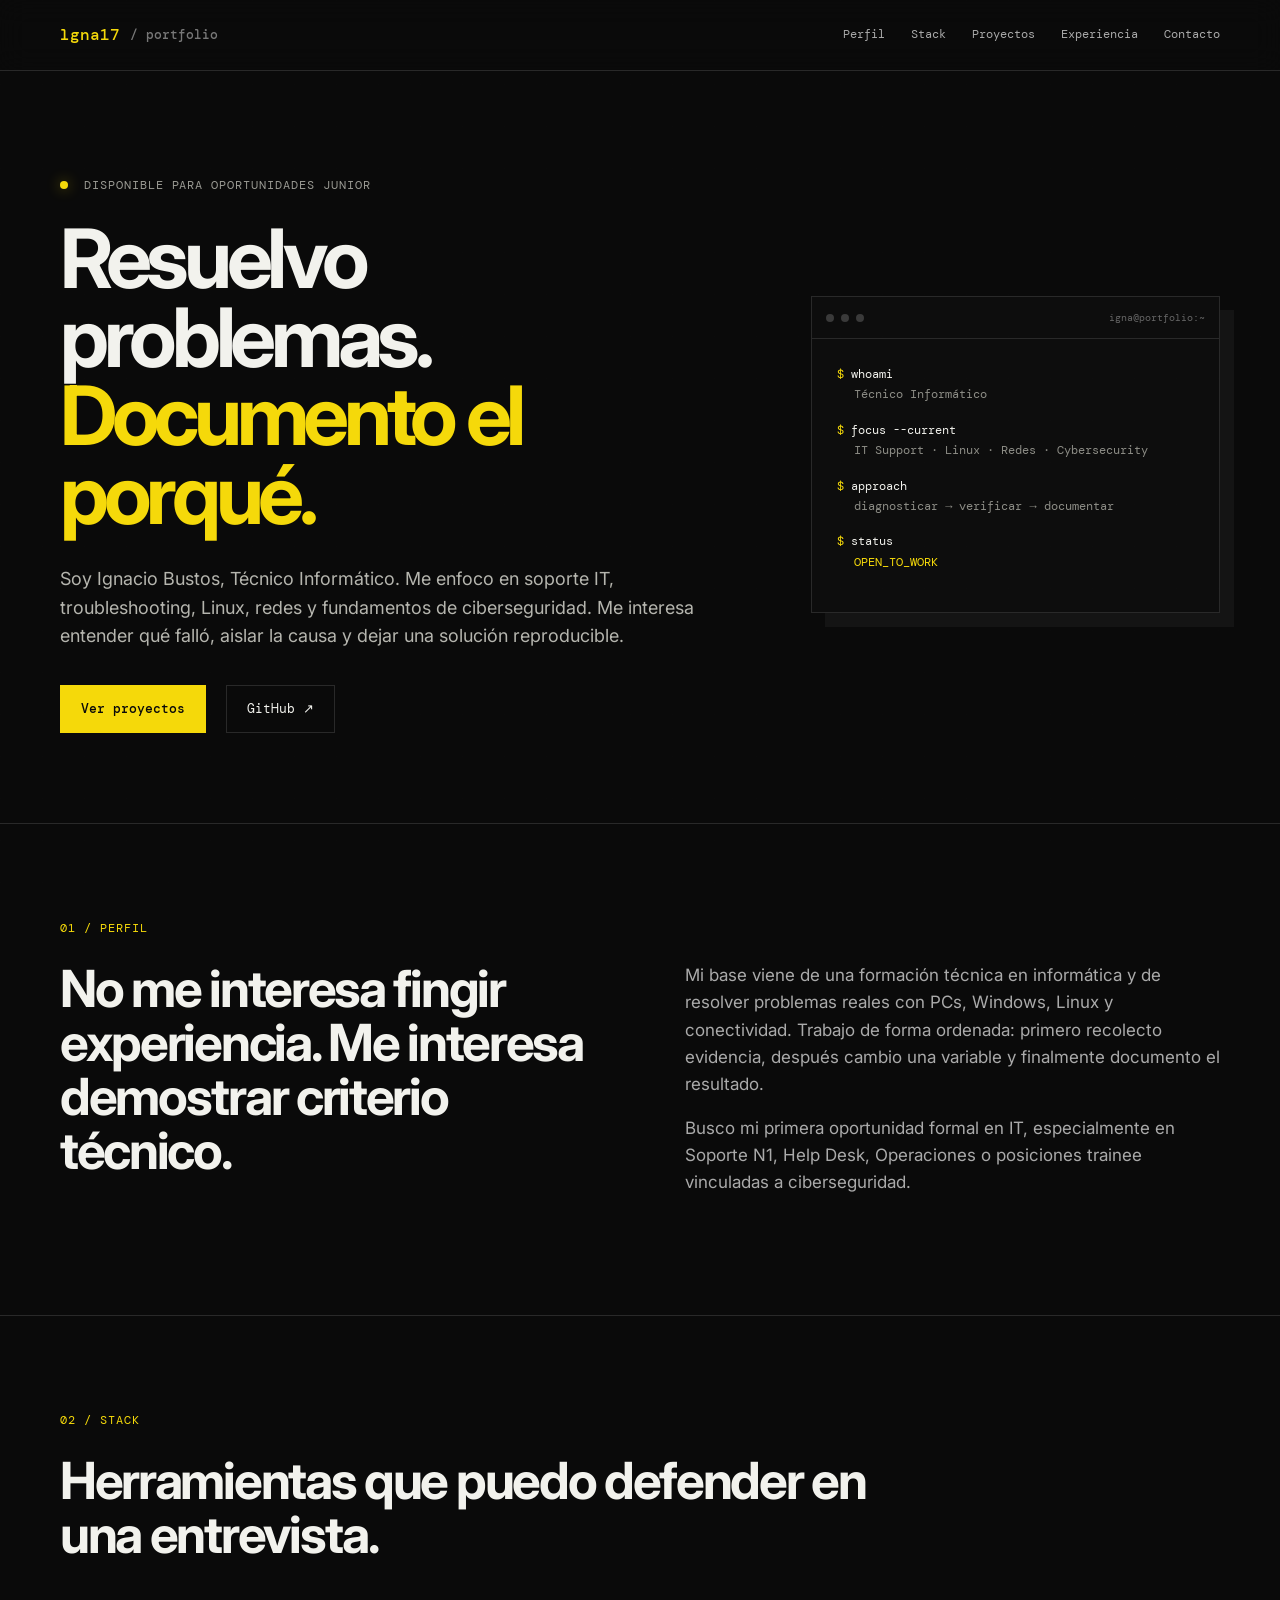
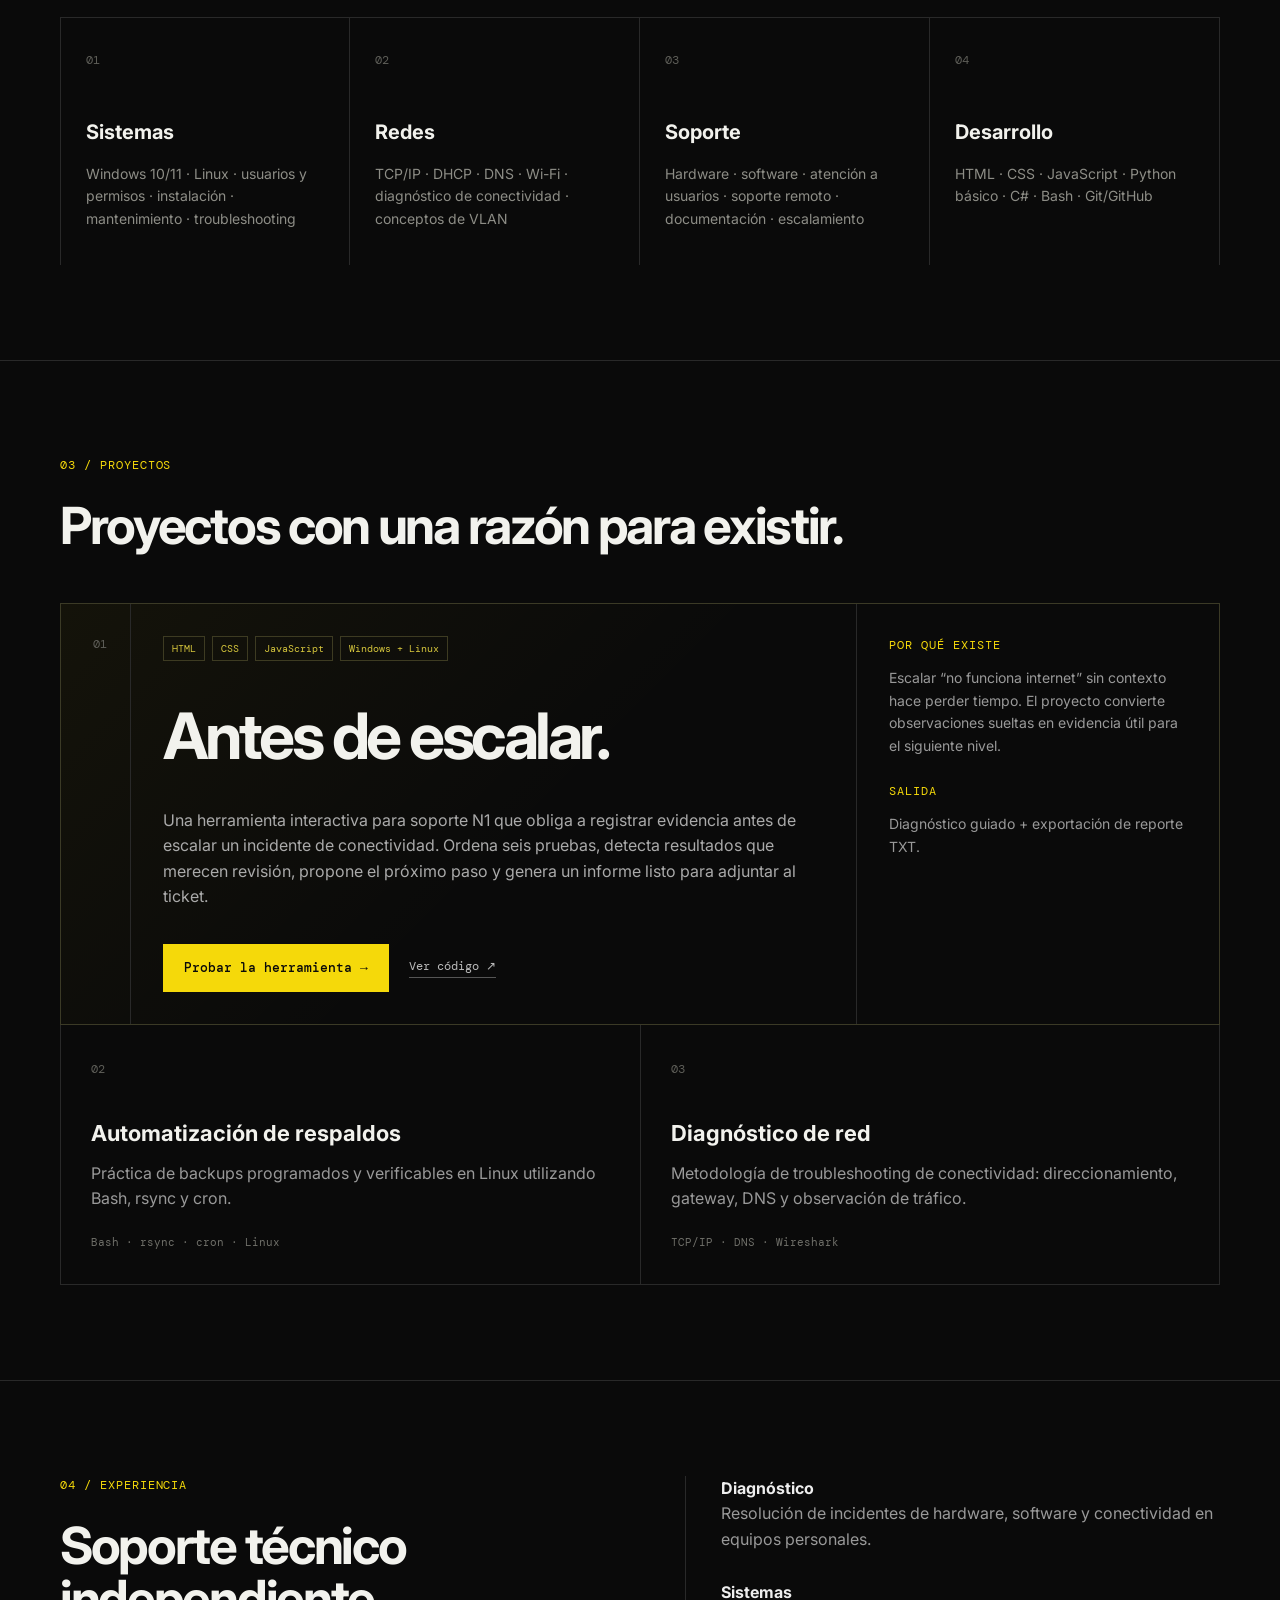
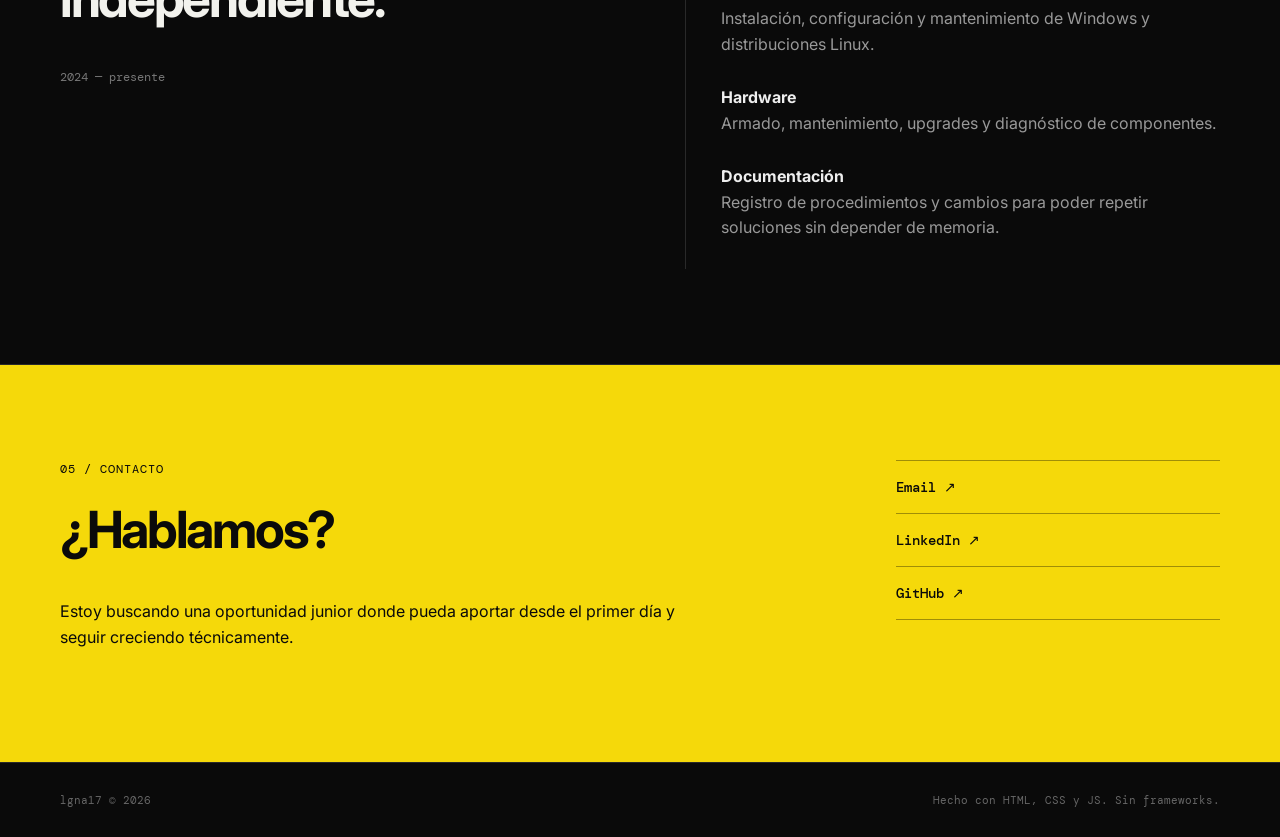
<file: index.html>
<!DOCTYPE html>
<html lang="es">
<head>
  <meta charset="UTF-8">
  <meta name="viewport" content="width=device-width, initial-scale=1.0">
  <meta name="description" content="Portfolio de lgna17 — Ignacio Bustos, Técnico Informático orientado a Soporte IT, Linux, redes y ciberseguridad.">
  <meta name="theme-color" content="#0b0b0b">
  <title>lgna17 — Soporte IT · Linux · Redes</title>
  <link rel="stylesheet" href="style.css">
</head>
<body>
  <header class="site-header">
    <div class="container header-inner">
      <a class="brand" href="#home" aria-label="Inicio"><span>lgna17</span><small>/ portfolio</small></a>
      <nav class="top-nav" aria-label="Navegación principal">
        <a href="#about">Perfil</a><a href="#skills">Stack</a><a href="#projects">Proyectos</a><a href="#experience">Experiencia</a><a href="#contact">Contacto</a>
      </nav>
    </div>
  </header>

  <main>
    <section class="hero" id="home">
      <div class="container hero-grid">
        <div class="hero-copy">
          <p class="kicker"><span class="status-dot"></span> Disponible para oportunidades junior</p>
          <h1>Resuelvo problemas.<br><span>Documento el porqué.</span></h1>
          <p class="hero-text">Soy Ignacio Bustos, Técnico Informático. Me enfoco en soporte IT, troubleshooting, Linux, redes y fundamentos de ciberseguridad. Me interesa entender qué falló, aislar la causa y dejar una solución reproducible.</p>
          <div class="hero-actions">
            <a class="button button-yellow" href="#projects">Ver proyectos</a>
            <a class="button button-ghost" href="https://github.com/lgna17" target="_blank" rel="noopener">GitHub ↗</a>
          </div>
        </div>
        <aside class="terminal-card" aria-label="Resumen técnico">
          <div class="terminal-top"><span></span><span></span><span></span><b>igna@portfolio:~</b></div>
          <div class="terminal-body">
            <p><em>$</em> whoami</p><p class="output">Técnico Informático</p>
            <p><em>$</em> focus --current</p><p class="output">IT Support · Linux · Redes · Cybersecurity</p>
            <p><em>$</em> approach</p><p class="output">diagnosticar → verificar → documentar</p>
            <p><em>$</em> status</p><p class="output yellow">OPEN_TO_WORK</p>
          </div>
        </aside>
      </div>
    </section>

    <section class="section" id="about">
      <div class="container two-col">
        <div><p class="section-index">01 / PERFIL</p><h2>No me interesa fingir experiencia. Me interesa demostrar criterio técnico.</h2></div>
        <div class="body-copy"><p>Mi base viene de una formación técnica en informática y de resolver problemas reales con PCs, Windows, Linux y conectividad. Trabajo de forma ordenada: primero recolecto evidencia, después cambio una variable y finalmente documento el resultado.</p><p>Busco mi primera oportunidad formal en IT, especialmente en Soporte N1, Help Desk, Operaciones o posiciones trainee vinculadas a ciberseguridad.</p></div>
      </div>
    </section>

    <section class="section" id="skills">
      <div class="container">
        <p class="section-index">02 / STACK</p><h2>Herramientas que puedo defender en una entrevista.</h2>
        <div class="skills-grid">
          <article><span>01</span><h3>Sistemas</h3><p>Windows 10/11 · Linux · usuarios y permisos · instalación · mantenimiento · troubleshooting</p></article>
          <article><span>02</span><h3>Redes</h3><p>TCP/IP · DHCP · DNS · Wi-Fi · diagnóstico de conectividad · conceptos de VLAN</p></article>
          <article><span>03</span><h3>Soporte</h3><p>Hardware · software · atención a usuarios · soporte remoto · documentación · escalamiento</p></article>
          <article><span>04</span><h3>Desarrollo</h3><p>HTML · CSS · JavaScript · Python básico · C# · Bash · Git/GitHub</p></article>
        </div>
      </div>
    </section>

    <section class="section projects" id="projects">
      <div class="container">
        <p class="section-index">03 / PROYECTOS</p><h2>Proyectos con una razón para existir.</h2>
        <article class="featured-project">
          <div class="project-number">01</div>
          <div class="project-main"><div class="project-tags"><span>HTML</span><span>CSS</span><span>JavaScript</span><span>Windows + Linux</span></div><h3>Antes de escalar.</h3><p>Una herramienta interactiva para soporte N1 que obliga a registrar evidencia antes de escalar un incidente de conectividad. Ordena seis pruebas, detecta resultados que merecen revisión, propone el próximo paso y genera un informe listo para adjuntar al ticket.</p><div class="project-actions"><a class="button button-yellow" href="antes_de_escalar.html">Probar la herramienta →</a><a class="text-link" href="https://github.com/lgna17/Portfolio" target="_blank" rel="noopener">Ver código ↗</a></div></div>
          <div class="project-side"><p class="mini-label">POR QUÉ EXISTE</p><p>Escalar “no funciona internet” sin contexto hace perder tiempo. El proyecto convierte observaciones sueltas en evidencia útil para el siguiente nivel.</p><p class="mini-label">SALIDA</p><p>Diagnóstico guiado + exportación de reporte TXT.</p></div>
        </article>
        <div class="secondary-projects">
          <article><span class="project-number">02</span><h3>Automatización de respaldos</h3><p>Práctica de backups programados y verificables en Linux utilizando Bash, rsync y cron.</p><small>Bash · rsync · cron · Linux</small></article>
          <article><span class="project-number">03</span><h3>Diagnóstico de red</h3><p>Metodología de troubleshooting de conectividad: direccionamiento, gateway, DNS y observación de tráfico.</p><small>TCP/IP · DNS · Wireshark</small></article>
        </div>
      </div>
    </section>

    <section class="section" id="experience">
      <div class="container two-col">
        <div><p class="section-index">04 / EXPERIENCIA</p><h2>Soporte técnico independiente.</h2><p class="experience-date">2024 — presente</p></div>
        <div class="timeline"><p><b>Diagnóstico</b><br>Resolución de incidentes de hardware, software y conectividad en equipos personales.</p><p><b>Sistemas</b><br>Instalación, configuración y mantenimiento de Windows y distribuciones Linux.</p><p><b>Hardware</b><br>Armado, mantenimiento, upgrades y diagnóstico de componentes.</p><p><b>Documentación</b><br>Registro de procedimientos y cambios para poder repetir soluciones sin depender de memoria.</p></div>
      </div>
    </section>

    <section class="section contact" id="contact">
      <div class="container contact-inner"><div><p class="section-index">05 / CONTACTO</p><h2>¿Hablamos?</h2><p>Estoy buscando una oportunidad junior donde pueda aportar desde el primer día y seguir creciendo técnicamente.</p></div><div class="contact-links"><a href="mailto:nachobustos100@gmail.com">Email ↗</a><a href="https://www.linkedin.com/in/ignacio-bustos-80697b356/" target="_blank" rel="noopener">LinkedIn ↗</a><a href="https://github.com/lgna17" target="_blank" rel="noopener">GitHub ↗</a></div></div>
    </section>
  </main>

  <footer><div class="container footer-inner"><span>lgna17 © 2026</span><span>Hecho con HTML, CSS y JS. Sin frameworks.</span></div></footer>
</body>
</html>
</file>
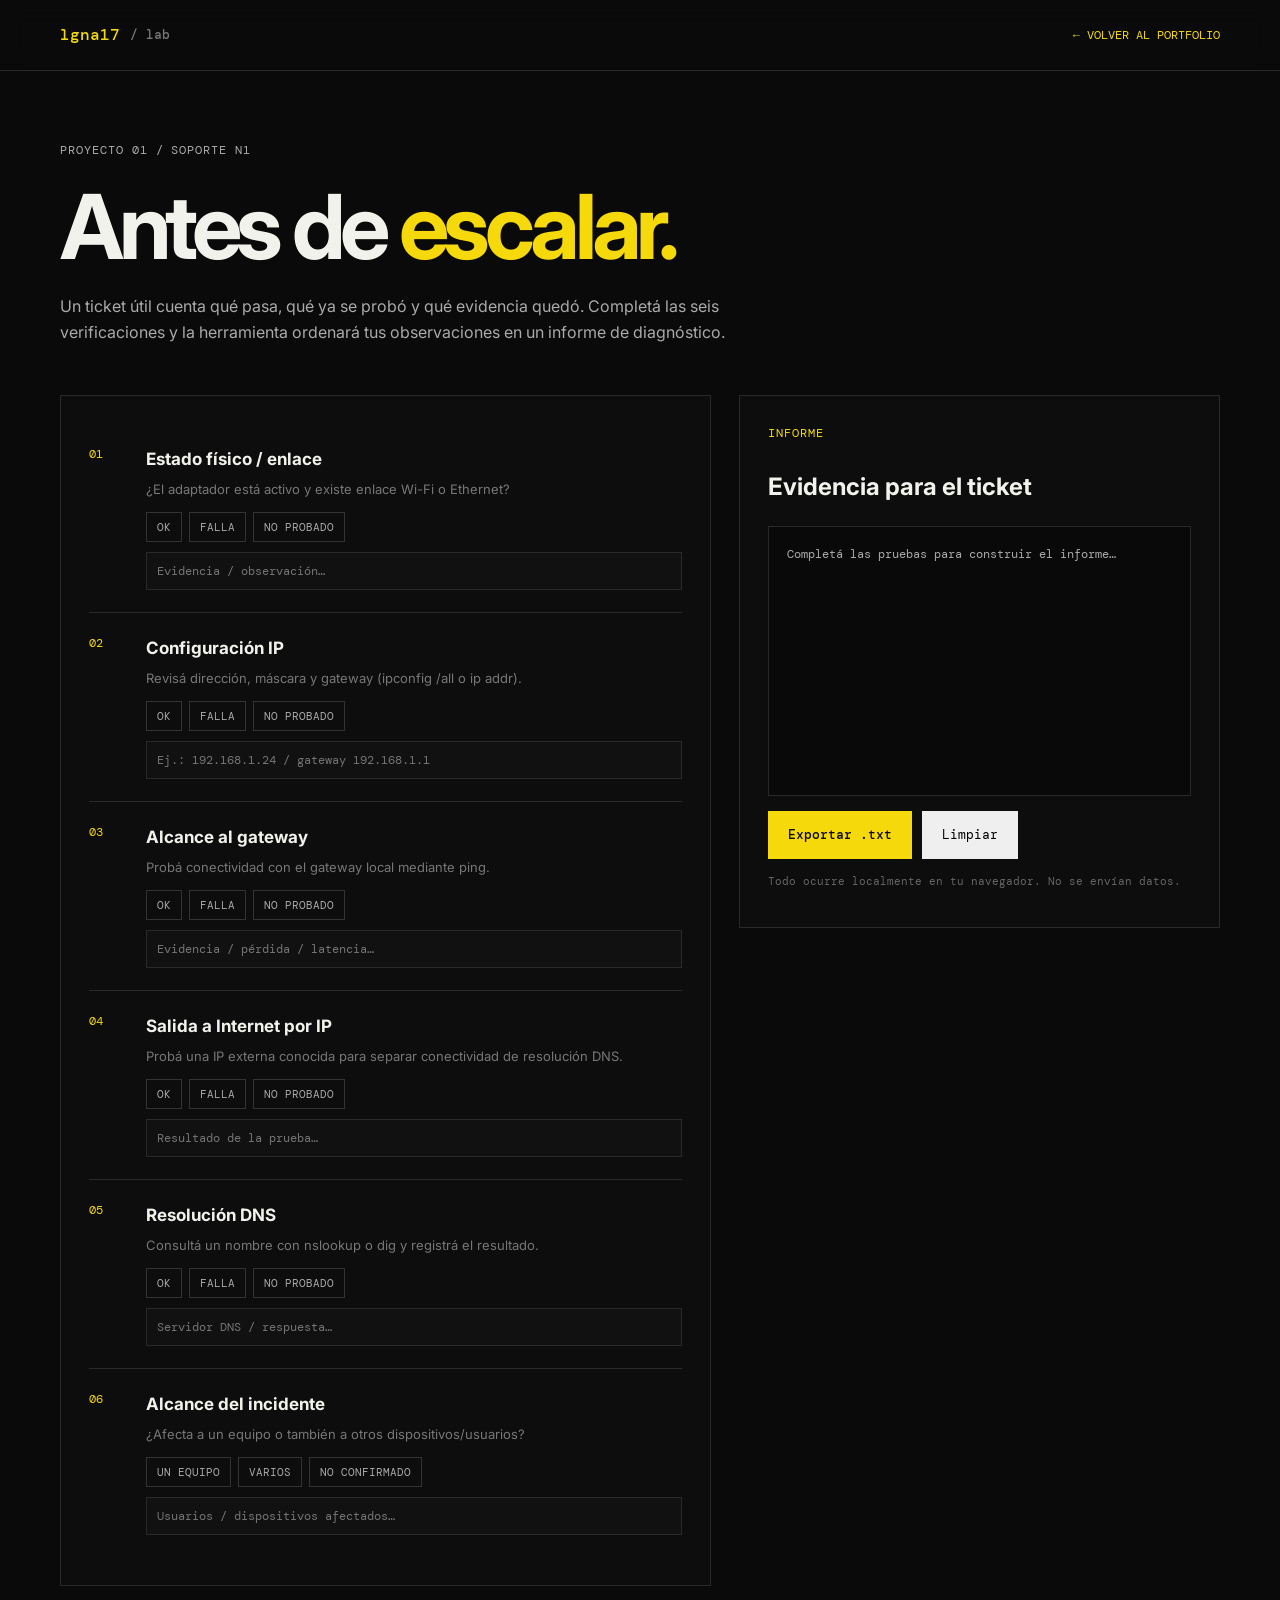
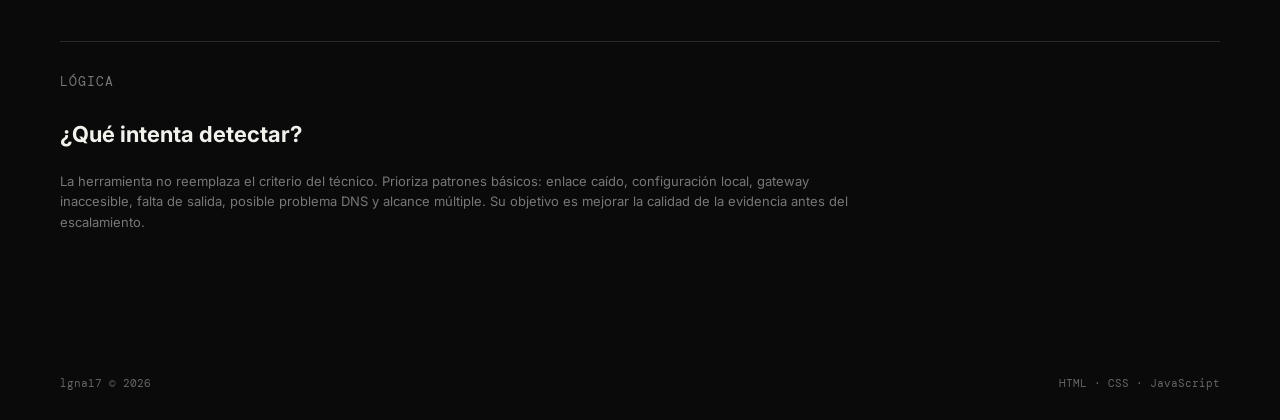
<file: antes_de_escalar.html>
<!DOCTYPE html>
<html lang="es"><head><meta charset="UTF-8"><meta name="viewport" content="width=device-width,initial-scale=1"><meta name="description" content="Antes de escalar — checklist interactivo de diagnóstico N1 para incidentes de conectividad."><title>Antes de escalar. — lgna17</title><link rel="stylesheet" href="style.css"><style>
.tool-wrap{padding:70px 0 100px}.tool-head{max-width:850px;margin-bottom:50px}.tool-head h1{font-size:clamp(3rem,7vw,6.5rem);line-height:.95;letter-spacing:-.06em;margin:15px 0 25px}.tool-head h1 span{color:var(--yellow)}.tool-head>p{color:#aaa;max-width:720px}.back{font:12px var(--mono);color:var(--yellow)}.diagnostic{display:grid;grid-template-columns:1.15fr .85fr;gap:28px}.checks,.report{border:1px solid var(--line);background:#0d0d0d}.checks{padding:28px}.check{display:grid;grid-template-columns:42px 1fr;gap:15px;padding:22px 0;border-bottom:1px solid var(--line)}.check:last-child{border-bottom:0}.check-num{font:12px var(--mono);color:var(--yellow)}.check h2{font-size:17px;letter-spacing:0;margin:0 0 5px}.check p{font-size:13px;color:#777;margin:0 0 13px}.choices{display:flex;flex-wrap:wrap;gap:7px}.choices label{cursor:pointer}.choices input{position:absolute;opacity:0}.choices span{display:block;border:1px solid #333;padding:7px 10px;font:11px var(--mono);color:#aaa}.choices input:checked+span{background:var(--yellow);border-color:var(--yellow);color:#090909}.note{width:100%;margin-top:10px;background:#111;border:1px solid #292929;color:#ddd;padding:10px;font:12px var(--mono);outline:0}.note:focus{border-color:#68631e}.report{padding:28px;position:sticky;top:95px;height:max-content}.report h2{font-size:24px}.report-box{min-height:270px;background:#090909;border:1px solid var(--line);padding:18px;font:12px/1.65 var(--mono);white-space:pre-wrap;color:#aaa}.report-actions{display:flex;gap:10px;margin-top:15px}.report-actions button{cursor:pointer;border:0}.hint{font:11px var(--mono);color:#666;margin-top:15px}.refs{margin-top:55px;border-top:1px solid var(--line);padding-top:30px}.refs h2{font-size:22px}.refs p{font-size:13px;color:#777;max-width:800px}@media(max-width:850px){.diagnostic{grid-template-columns:1fr}.report{position:static}}@media(max-width:500px){.check{grid-template-columns:1fr}.report-actions{flex-direction:column}}
</style></head><body>
<header class="site-header"><div class="container header-inner"><a class="brand" href="index.html"><span>lgna17</span><small>/ lab</small></a><a class="back" href="index.html#projects">← VOLVER AL PORTFOLIO</a></div></header>
<main class="tool-wrap"><div class="container"><section class="tool-head"><p class="section-index">PROYECTO 01 / SOPORTE N1</p><h1>Antes de <span>escalar.</span></h1><p>Un ticket útil cuenta qué pasa, qué ya se probó y qué evidencia quedó. Completá las seis verificaciones y la herramienta ordenará tus observaciones en un informe de diagnóstico.</p></section>
<div class="diagnostic"><form class="checks" id="checks">
<div class="check" data-title="Estado físico / enlace"><span class="check-num">01</span><div><h2>Estado físico / enlace</h2><p>¿El adaptador está activo y existe enlace Wi-Fi o Ethernet?</p><div class="choices"><label><input type="radio" name="link" value="OK"><span>OK</span></label><label><input type="radio" name="link" value="FALLA"><span>FALLA</span></label><label><input type="radio" name="link" value="NO PROBADO"><span>NO PROBADO</span></label></div><input class="note" placeholder="Evidencia / observación…"></div></div>
<div class="check" data-title="Configuración IP"><span class="check-num">02</span><div><h2>Configuración IP</h2><p>Revisá dirección, máscara y gateway (ipconfig /all o ip addr).</p><div class="choices"><label><input type="radio" name="ip" value="OK"><span>OK</span></label><label><input type="radio" name="ip" value="FALLA"><span>FALLA</span></label><label><input type="radio" name="ip" value="NO PROBADO"><span>NO PROBADO</span></label></div><input class="note" placeholder="Ej.: 192.168.1.24 / gateway 192.168.1.1"></div></div>
<div class="check" data-title="Gateway"><span class="check-num">03</span><div><h2>Alcance al gateway</h2><p>Probá conectividad con el gateway local mediante ping.</p><div class="choices"><label><input type="radio" name="gw" value="OK"><span>OK</span></label><label><input type="radio" name="gw" value="FALLA"><span>FALLA</span></label><label><input type="radio" name="gw" value="NO PROBADO"><span>NO PROBADO</span></label></div><input class="note" placeholder="Evidencia / pérdida / latencia…"></div></div>
<div class="check" data-title="Salida a Internet"><span class="check-num">04</span><div><h2>Salida a Internet por IP</h2><p>Probá una IP externa conocida para separar conectividad de resolución DNS.</p><div class="choices"><label><input type="radio" name="internet" value="OK"><span>OK</span></label><label><input type="radio" name="internet" value="FALLA"><span>FALLA</span></label><label><input type="radio" name="internet" value="NO PROBADO"><span>NO PROBADO</span></label></div><input class="note" placeholder="Resultado de la prueba…"></div></div>
<div class="check" data-title="Resolución DNS"><span class="check-num">05</span><div><h2>Resolución DNS</h2><p>Consultá un nombre con nslookup o dig y registrá el resultado.</p><div class="choices"><label><input type="radio" name="dns" value="OK"><span>OK</span></label><label><input type="radio" name="dns" value="FALLA"><span>FALLA</span></label><label><input type="radio" name="dns" value="NO PROBADO"><span>NO PROBADO</span></label></div><input class="note" placeholder="Servidor DNS / respuesta…"></div></div>
<div class="check" data-title="Alcance del incidente"><span class="check-num">06</span><div><h2>Alcance del incidente</h2><p>¿Afecta a un equipo o también a otros dispositivos/usuarios?</p><div class="choices"><label><input type="radio" name="scope" value="UN EQUIPO"><span>UN EQUIPO</span></label><label><input type="radio" name="scope" value="VARIOS"><span>VARIOS</span></label><label><input type="radio" name="scope" value="NO CONFIRMADO"><span>NO CONFIRMADO</span></label></div><input class="note" placeholder="Usuarios / dispositivos afectados…"></div></div>
</form>
<aside class="report"><p class="section-index">INFORME</p><h2>Evidencia para el ticket</h2><div class="report-box" id="report">Completá las pruebas para construir el informe…</div><div class="report-actions"><button type="button" class="button button-yellow" id="download">Exportar .txt</button><button type="button" class="button button-ghost" id="reset">Limpiar</button></div><p class="hint">Todo ocurre localmente en tu navegador. No se envían datos.</p></aside></div>
<section class="refs"><p class="section-index">LÓGICA</p><h2>¿Qué intenta detectar?</h2><p>La herramienta no reemplaza el criterio del técnico. Prioriza patrones básicos: enlace caído, configuración local, gateway inaccesible, falta de salida, posible problema DNS y alcance múltiple. Su objetivo es mejorar la calidad de la evidencia antes del escalamiento.</p></section>
</div></main><footer><div class="container footer-inner"><span>lgna17 © 2026</span><span>HTML · CSS · JavaScript</span></div></footer>
<script>
const form=document.querySelector('#checks'),out=document.querySelector('#report');
function build(){const rows=[...document.querySelectorAll('.check')].map(el=>{const r=el.querySelector('input[type=radio]:checked');const note=el.querySelector('.note').value.trim();return {title:el.dataset.title,value:r?r.value:'PENDIENTE',note}});let next='Completar las pruebas pendientes antes de escalar.';const v=Object.fromEntries([...form.querySelectorAll('input[type=radio]:checked')].map(x=>[x.name,x.value]));if(v.link==='FALLA')next='Revisar capa física/adaptador antes de continuar con pruebas de red.';else if(v.ip==='FALLA')next='Revisar configuración IP y asignación DHCP/estática.';else if(v.gw==='FALLA')next='Aislar el problema entre el equipo y la red local/gateway.';else if(v.internet==='FALLA'&&v.gw==='OK')next='La red local responde; revisar salida/ruteo aguas arriba.';else if(v.dns==='FALLA'&&v.internet==='OK')next='Hay salida por IP; revisar configuración o servicio DNS.';else if(v.scope==='VARIOS')next='Incidente de alcance múltiple: documentar afectados y escalar con evidencia.';else if(rows.every(x=>x.value!=='PENDIENTE'))next='Pruebas registradas. Si el incidente persiste, escalar adjuntando este informe.';const flagged=rows.filter(x=>['FALLA','VARIOS','NO CONFIRMADO','NO PROBADO'].includes(x.value)).length;out.textContent='ANTES DE ESCALAR — INFORME N1\n'+new Date().toLocaleString('es-AR')+'\n\n'+rows.map((x,i)=>`${String(i+1).padStart(2,'0')}. ${x.title}\n    Estado: ${x.value}${x.note?'\n    Evidencia: '+x.note:''}`).join('\n\n')+`\n\nRESULTADOS A REVISAR: ${flagged}\nPRÓXIMO PASO: ${next}`}
form.addEventListener('input',build);document.querySelector('#reset').onclick=()=>{form.reset();out.textContent='Completá las pruebas para construir el informe…'};document.querySelector('#download').onclick=()=>{build();const b=new Blob([out.textContent],{type:'text/plain;charset=utf-8'}),a=document.createElement('a');a.href=URL.createObjectURL(b);a.download='antes-de-escalar-informe.txt';a.click();URL.revokeObjectURL(a.href)};
</script></body></html>
</file>
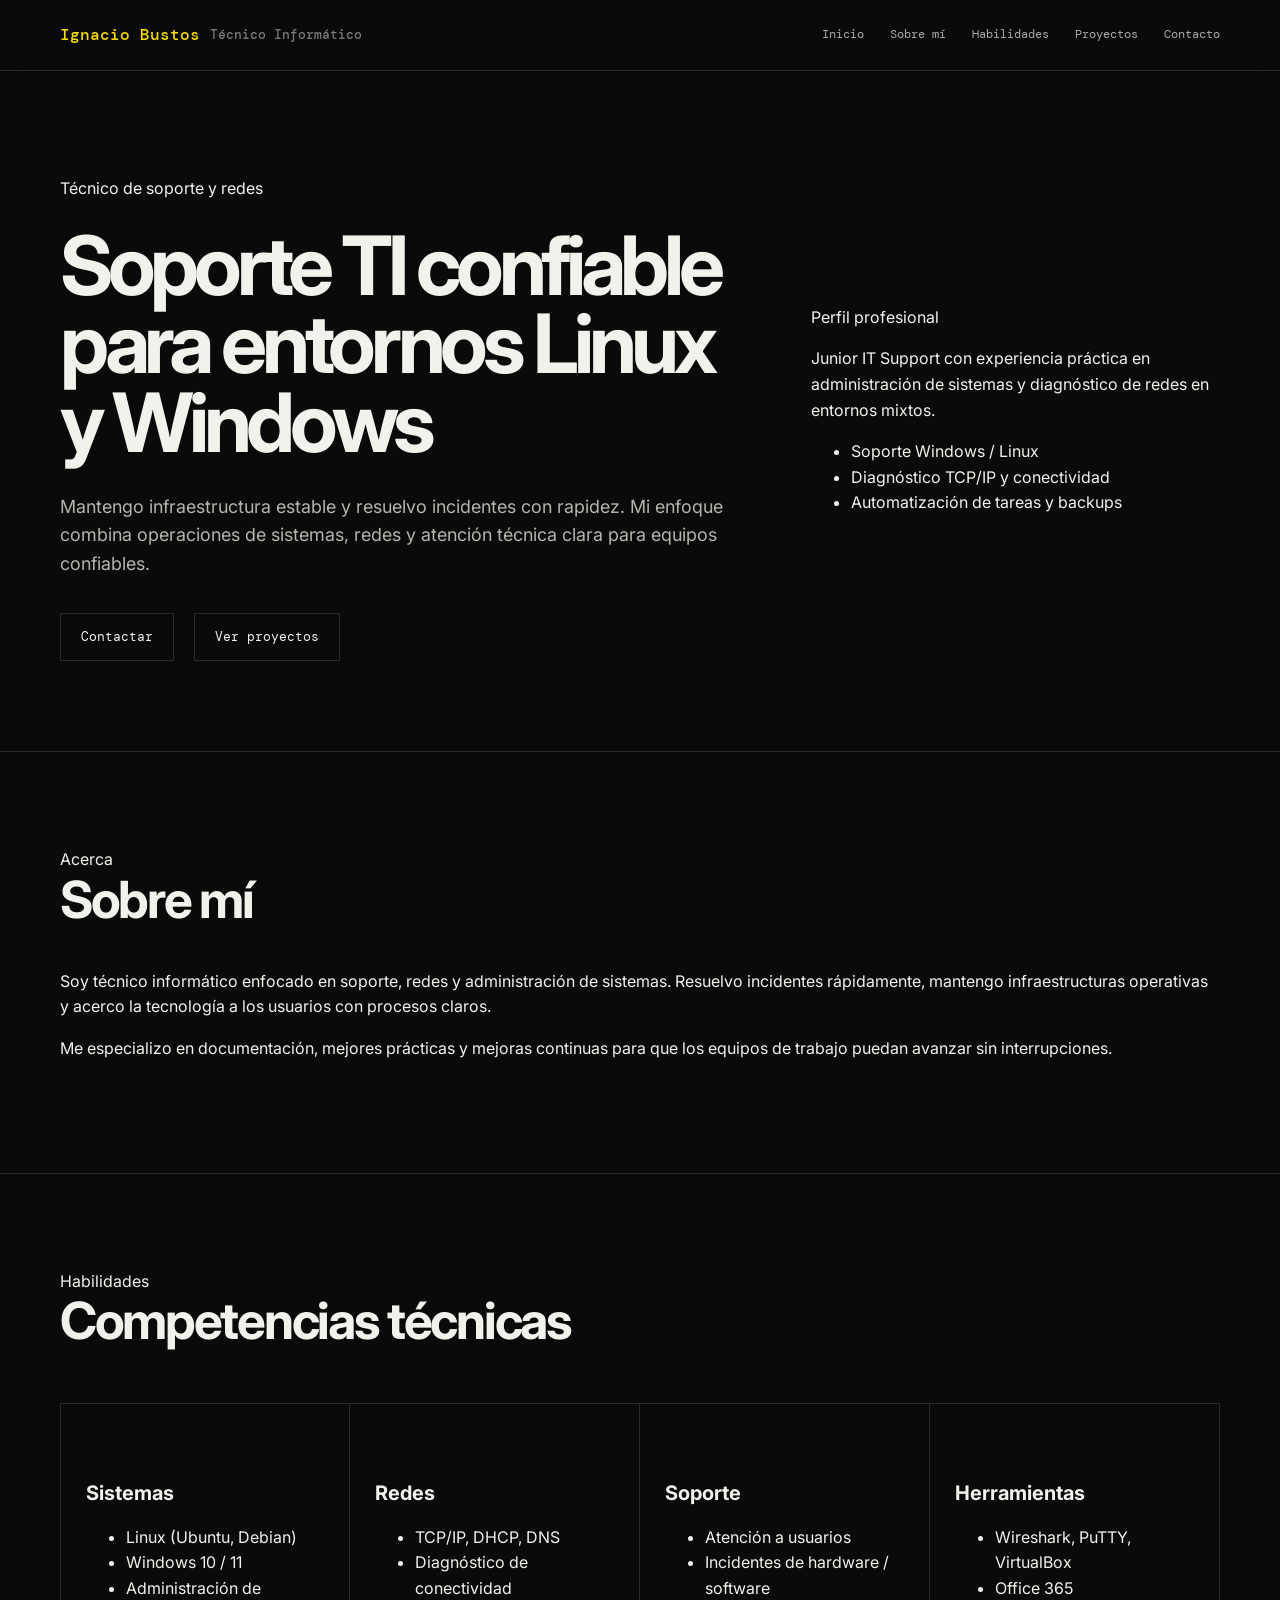
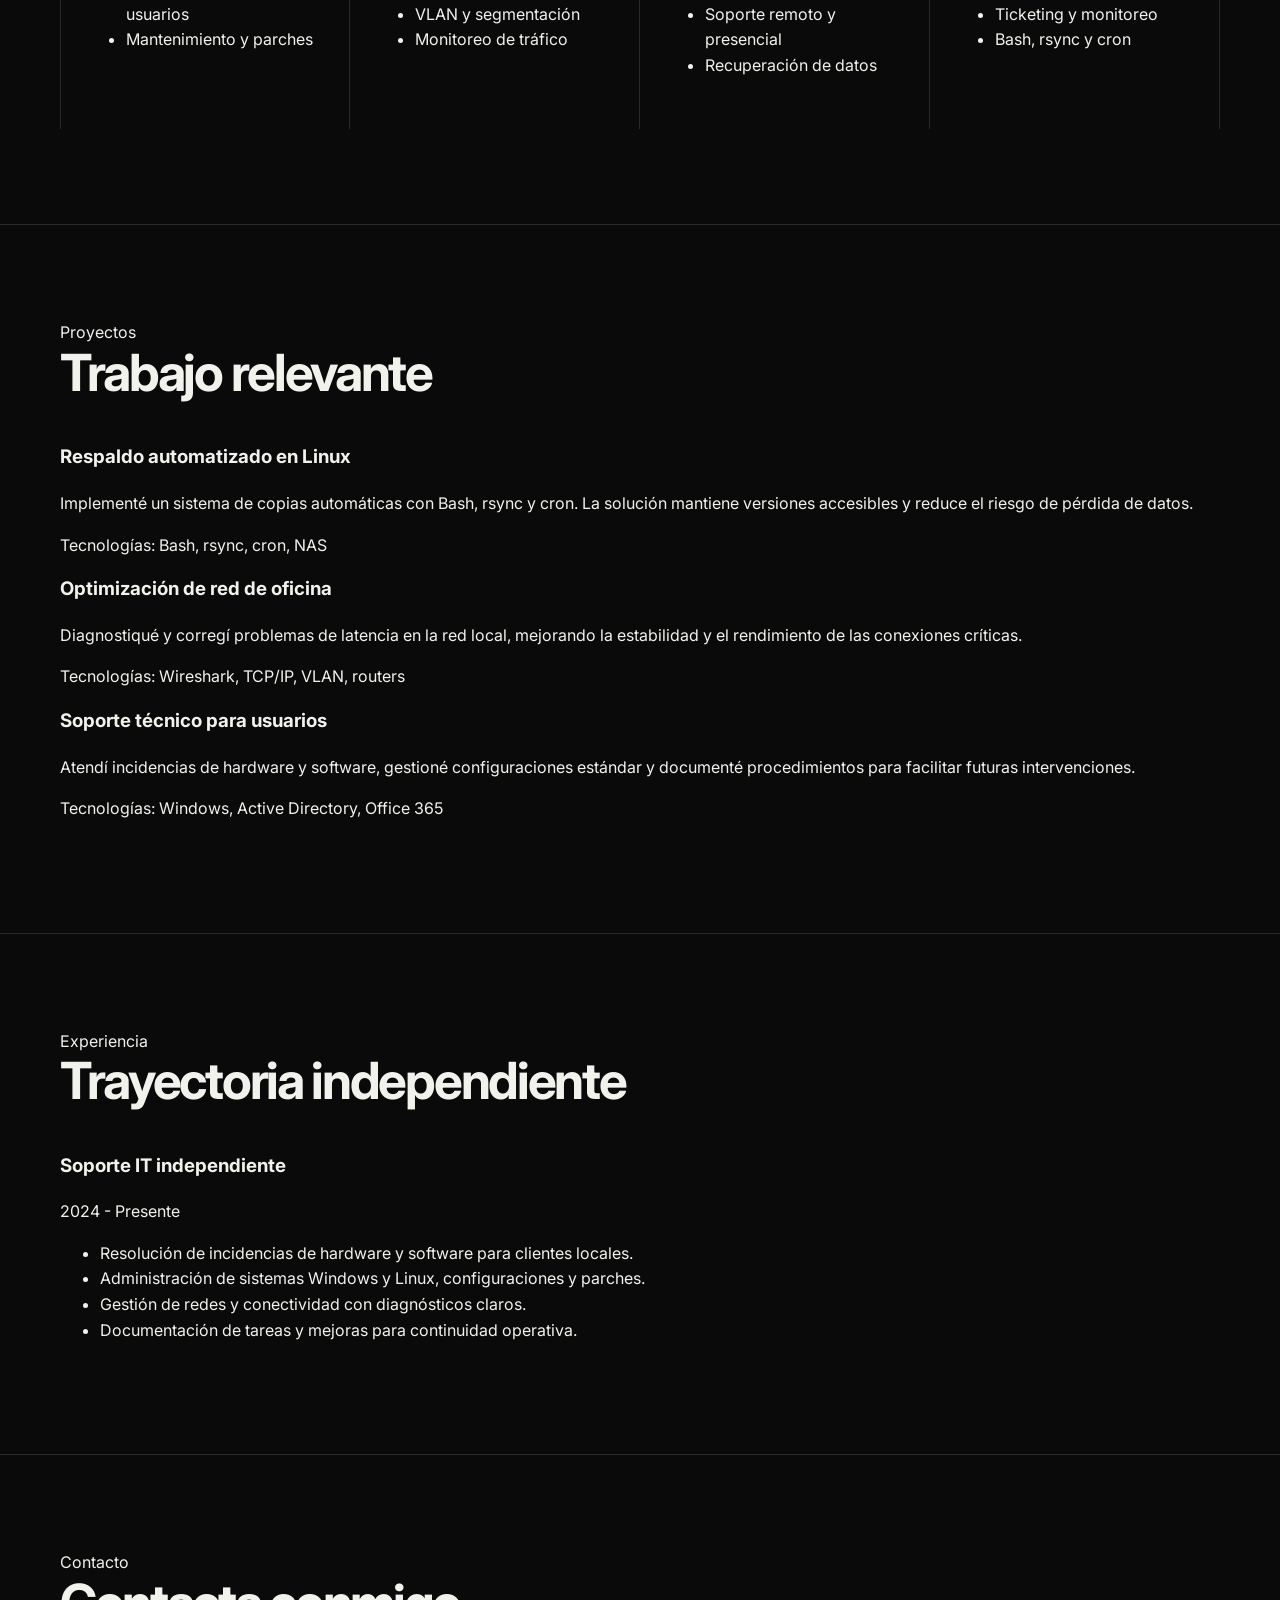
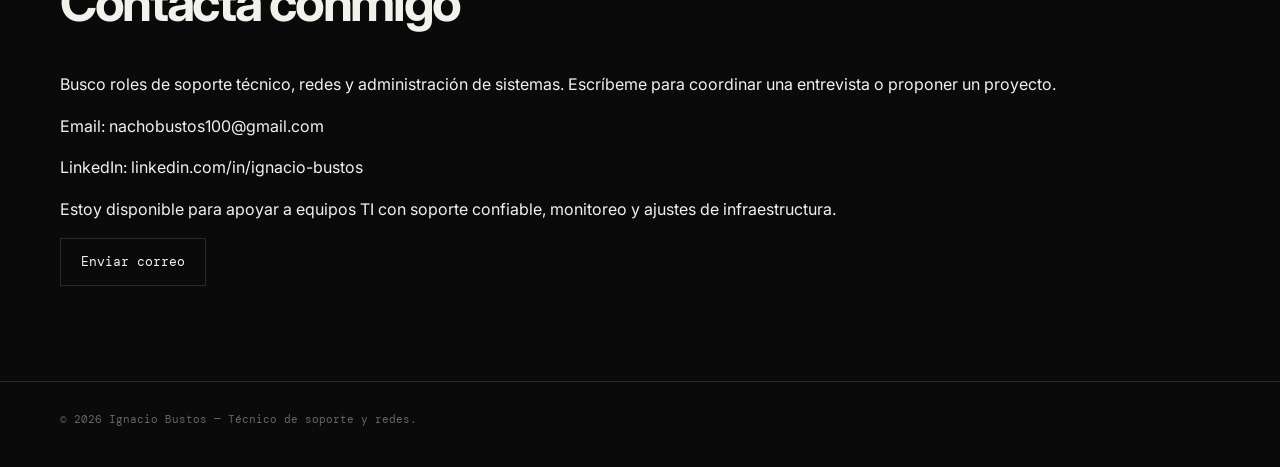
<file: index_backup.html>
<!DOCTYPE html>
<html lang="es">
<head>
  <meta charset="UTF-8">
  <meta name="viewport" content="width=device-width, initial-scale=1.0">
  <meta name="description" content="Portafolio profesional de Ignacio Bustos, técnico informático especializado en soporte, redes y administración de sistemas Linux/Windows.">
  <title>Ignacio Bustos | Técnico Informático</title>
  <link rel="stylesheet" href="style.css">
</head>
<body>
  <header class="site-header">
    <div class="container header-inner">
      <div class="brand">
        <span class="brand-label">Ignacio Bustos</span>
        <small>Técnico Informático</small>
      </div>
      <nav class="top-nav" aria-label="Navegación principal">
        <a href="#home">Inicio</a>
        <a href="#about">Sobre mí</a>
        <a href="#skills">Habilidades</a>
        <a href="#projects">Proyectos</a>
        <a href="#contact">Contacto</a>
      </nav>
    </div>
  </header>

  <main>
    <section class="hero" id="home">
      <div class="container hero-grid">
        <div class="hero-copy reveal">
          <p class="eyebrow">Técnico de soporte y redes</p>
          <h1>Soporte TI confiable para entornos Linux y Windows</h1>
          <p class="hero-text">Mantengo infraestructura estable y resuelvo incidentes con rapidez. Mi enfoque combina operaciones de sistemas, redes y atención técnica clara para equipos confiables.</p>
          <div class="hero-actions">
            <a href="#contact" class="button button-primary">Contactar</a>
            <a href="#projects" class="button button-secondary">Ver proyectos</a>
          </div>
        </div>
        <aside class="hero-card reveal">
          <div class="profile-card">
            <p class="profile-role">Perfil profesional</p>
            <p>Junior IT Support con experiencia práctica en administración de sistemas y diagnóstico de redes en entornos mixtos.</p>
            <ul class="profile-list">
              <li>Soporte Windows / Linux</li>
              <li>Diagnóstico TCP/IP y conectividad</li>
              <li>Automatización de tareas y backups</li>
            </ul>
          </div>
        </aside>
      </div>
    </section>

    <section id="about" class="section reveal">
      <div class="container">
        <div class="section-header">
          <span class="section-label">Acerca</span>
          <h2>Sobre mí</h2>
        </div>
        <p>Soy técnico informático enfocado en soporte, redes y administración de sistemas. Resuelvo incidentes rápidamente, mantengo infraestructuras operativas y acerco la tecnología a los usuarios con procesos claros.</p>
        <p>Me especializo en documentación, mejores prácticas y mejoras continuas para que los equipos de trabajo puedan avanzar sin interrupciones.</p>
      </div>
    </section>

    <section id="skills" class="section reveal">
      <div class="container">
        <div class="section-header">
          <span class="section-label">Habilidades</span>
          <h2>Competencias técnicas</h2>
        </div>
        <div class="skills-grid">
          <article class="skill-card">
            <h3>Sistemas</h3>
            <ul>
              <li>Linux (Ubuntu, Debian)</li>
              <li>Windows 10 / 11</li>
              <li>Administración de usuarios</li>
              <li>Mantenimiento y parches</li>
            </ul>
          </article>
          <article class="skill-card">
            <h3>Redes</h3>
            <ul>
              <li>TCP/IP, DHCP, DNS</li>
              <li>Diagnóstico de conectividad</li>
              <li>VLAN y segmentación</li>
              <li>Monitoreo de tráfico</li>
            </ul>
          </article>
          <article class="skill-card">
            <h3>Soporte</h3>
            <ul>
              <li>Atención a usuarios</li>
              <li>Incidentes de hardware / software</li>
              <li>Soporte remoto y presencial</li>
              <li>Recuperación de datos</li>
            </ul>
          </article>
          <article class="skill-card">
            <h3>Herramientas</h3>
            <ul>
              <li>Wireshark, PuTTY, VirtualBox</li>
              <li>Office 365</li>
              <li>Ticketing y monitoreo</li>
              <li>Bash, rsync y cron</li>
            </ul>
          </article>
        </div>
      </div>
    </section>

    <section id="projects" class="section reveal">
      <div class="container">
        <div class="section-header">
          <span class="section-label">Proyectos</span>
          <h2>Trabajo relevante</h2>
        </div>
        <div class="project-grid">
          <article class="project-card">
            <h3>Respaldo automatizado en Linux</h3>
            <p>Implementé un sistema de copias automáticas con Bash, rsync y cron. La solución mantiene versiones accesibles y reduce el riesgo de pérdida de datos.</p>
            <p class="project-tech">Tecnologías: Bash, rsync, cron, NAS</p>
          </article>
          <article class="project-card">
            <h3>Optimización de red de oficina</h3>
            <p>Diagnostiqué y corregí problemas de latencia en la red local, mejorando la estabilidad y el rendimiento de las conexiones críticas.</p>
            <p class="project-tech">Tecnologías: Wireshark, TCP/IP, VLAN, routers</p>
          </article>
          <article class="project-card">
            <h3>Soporte técnico para usuarios</h3>
            <p>Atendí incidencias de hardware y software, gestioné configuraciones estándar y documenté procedimientos para facilitar futuras intervenciones.</p>
            <p class="project-tech">Tecnologías: Windows, Active Directory, Office 365</p>
          </article>
        </div>
      </div>
    </section>

    <section id="experience" class="section reveal">
      <div class="container">
        <div class="section-header">
          <span class="section-label">Experiencia</span>
          <h2>Trayectoria independiente</h2>
        </div>
        <article class="experience-card">
          <h3>Soporte IT independiente</h3>
          <span class="experience-meta">2024 - Presente</span>
          <ul>
            <li>Resolución de incidencias de hardware y software para clientes locales.</li>
            <li>Administración de sistemas Windows y Linux, configuraciones y parches.</li>
            <li>Gestión de redes y conectividad con diagnósticos claros.</li>
            <li>Documentación de tareas y mejoras para continuidad operativa.</li>
          </ul>
        </article>
      </div>
    </section>

    <section id="contact" class="section reveal">
      <div class="container contact-grid">
        <div>
          <div class="section-header">
            <span class="section-label">Contacto</span>
            <h2>Contacta conmigo</h2>
          </div>
          <p>Busco roles de soporte técnico, redes y administración de sistemas. Escríbeme para coordinar una entrevista o proponer un proyecto.</p>
          <p>Email: <a href="mailto:nachobustos100@gmail.com">nachobustos100@gmail.com</a></p>
          <p>LinkedIn: <a href="https://www.linkedin.com/in/ignacio-bustos" target="_blank" rel="noopener">linkedin.com/in/ignacio-bustos</a></p>
        </div>
        <aside class="contact-card">
          <p class="contact-note">Estoy disponible para apoyar a equipos TI con soporte confiable, monitoreo y ajustes de infraestructura.</p>
          <a href="mailto:nachobustos100@gmail.com" class="button button-primary">Enviar correo</a>
        </aside>
      </div>
    </section>
  </main>

  <footer class="site-footer">
    <div class="container footer-inner">
      <p>&copy; 2026 Ignacio Bustos — Técnico de soporte y redes.</p>
    </div>
  </footer>

  <script>
    const observer = new IntersectionObserver((entries) => {
      entries.forEach(entry => {
        if (entry.isIntersecting) {
          entry.target.classList.add('is-visible');
          observer.unobserve(entry.target);
        }
      });
    }, { threshold: 0.15 });

    document.querySelectorAll('.reveal').forEach(element => observer.observe(element));
  </script>
</body>
</html>
</file>
<file: style.css>
@import url('https://fonts.googleapis.com/css2?family=DM+Mono:wght@400;500&family=Inter:wght@400;500;600;700;800&display=swap');
:root{--bg:#0a0a0a;--panel:#111;--panel2:#151515;--text:#f2f2ed;--muted:#9a9a93;--line:#292929;--yellow:#f5d90a;--mono:'DM Mono',monospace;--sans:Inter,Arial,sans-serif}*{box-sizing:border-box}html{scroll-behavior:smooth}body{margin:0;background:var(--bg);color:var(--text);font-family:var(--sans);line-height:1.6}body:before{content:'';position:fixed;inset:0;pointer-events:none;opacity:.22;background-image:linear-gradient(rgba(255,255,255,.018) 1px,transparent 1px),linear-gradient(90deg,rgba(255,255,255,.018) 1px,transparent 1px);background-size:42px 42px}.container{width:min(1160px,calc(100% - 40px));margin:auto}a{color:inherit;text-decoration:none}.site-header{position:sticky;top:0;z-index:20;background:rgba(10,10,10,.9);backdrop-filter:blur(14px);border-bottom:1px solid var(--line)}.header-inner{height:70px;display:flex;align-items:center;justify-content:space-between}.brand{font-family:var(--mono);font-weight:500;display:flex;gap:10px;align-items:center}.brand span{color:var(--yellow)}.brand small{color:#777}.top-nav{display:flex;gap:26px;font-family:var(--mono);font-size:12px;color:#aaa}.top-nav a:hover{color:var(--yellow)}.hero{padding:105px 0 90px;border-bottom:1px solid var(--line)}.hero-grid{display:grid;grid-template-columns:1.25fr .75fr;gap:70px;align-items:center}.kicker,.section-index,.mini-label{font-family:var(--mono);font-size:12px;letter-spacing:.08em;color:var(--muted);text-transform:uppercase}.status-dot{display:inline-block;width:8px;height:8px;background:var(--yellow);border-radius:50%;margin-right:8px;box-shadow:0 0 14px rgba(245,217,10,.45)}h1,h2,h3,p{margin-top:0}.hero h1{font-size:clamp(3.1rem,6.4vw,6.3rem);line-height:.96;letter-spacing:-.065em;margin:25px 0 30px;max-width:850px}.hero h1 span{color:var(--yellow)}.hero-text{font-size:18px;max-width:700px;color:#b5b5ae}.hero-actions,.project-actions{display:flex;align-items:center;gap:20px;margin-top:34px}.button{display:inline-flex;align-items:center;justify-content:center;min-height:48px;padding:0 20px;font-family:var(--mono);font-size:13px;border:1px solid var(--line);transition:.18s ease}.button:hover{transform:translateY(-2px)}.button-yellow{background:var(--yellow);border-color:var(--yellow);color:#0a0a0a;font-weight:500}.button-ghost:hover{border-color:#666}.terminal-card{border:1px solid var(--line);background:#0d0d0d;box-shadow:14px 14px 0 #141414}.terminal-top{height:42px;border-bottom:1px solid var(--line);display:flex;align-items:center;gap:7px;padding:0 14px}.terminal-top span{width:8px;height:8px;border-radius:50%;background:#3a3a3a}.terminal-top b{font:10px var(--mono);color:#666;margin-left:auto}.terminal-body{padding:25px;font:12px/1.7 var(--mono)}.terminal-body p{margin:0}.terminal-body em{color:var(--yellow);font-style:normal}.terminal-body .output{color:#8d8d86;margin:0 0 15px 17px}.terminal-body .yellow{color:var(--yellow)}.section{padding:95px 0;border-bottom:1px solid var(--line)}.section-index{color:var(--yellow);margin-bottom:24px}.section h2{font-size:clamp(2rem,4vw,4rem);line-height:1.05;letter-spacing:-.045em;max-width:850px}.two-col{display:grid;grid-template-columns:1fr 1fr;gap:90px}.body-copy{padding-top:43px;color:#aaa;font-size:17px}.skills-grid{display:grid;grid-template-columns:repeat(4,1fr);border-top:1px solid var(--line);margin-top:55px}.skills-grid article{padding:28px 25px 35px;border-right:1px solid var(--line)}.skills-grid article:first-child{border-left:1px solid var(--line)}.skills-grid span,.project-number{font:12px var(--mono);color:#5e5e58}.skills-grid h3{font-size:20px;margin:45px 0 15px}.skills-grid p{color:#8d8d86;font-size:14px;margin:0}.featured-project{display:grid;grid-template-columns:70px 1.5fr .75fr;border:1px solid #3b3a26;margin-top:50px;background:linear-gradient(135deg,rgba(245,217,10,.045),transparent 45%)}.featured-project>div{padding:32px}.featured-project .project-number{border-right:1px solid var(--line)}.project-main h3{font-size:clamp(2.5rem,5vw,5rem);letter-spacing:-.055em;margin:24px 0 20px}.project-main>p{color:#aaa;max-width:650px}.project-tags{display:flex;flex-wrap:wrap;gap:7px}.project-tags span{font:10px var(--mono);padding:5px 8px;border:1px solid #3d3b22;color:#d7c73d}.project-side{border-left:1px solid var(--line);color:#999;font-size:14px}.project-side .mini-label{color:var(--yellow);margin-top:25px}.project-side .mini-label:first-child{margin-top:0}.text-link{font:12px var(--mono);color:#bbb;border-bottom:1px solid #555;padding-bottom:3px}.text-link:hover{color:var(--yellow)}.secondary-projects{display:grid;grid-template-columns:1fr 1fr;border:1px solid var(--line);border-top:0}.secondary-projects article{padding:30px}.secondary-projects article+article{border-left:1px solid var(--line)}.secondary-projects h3{font-size:22px;margin:35px 0 10px}.secondary-projects p{color:#999}.secondary-projects small{font:11px var(--mono);color:#6f6f69}.experience-date{font:12px var(--mono);color:#777}.timeline{border-left:1px solid var(--line);padding-left:35px}.timeline p{color:#999;padding:0 0 28px;margin:0}.timeline b{color:#eee}.contact{background:var(--yellow);color:#0a0a0a}.contact .section-index{color:#0a0a0a}.contact-inner{display:grid;grid-template-columns:1.4fr .6fr;gap:80px}.contact-inner p{max-width:620px}.contact-links{display:flex;flex-direction:column;border-top:1px solid rgba(0,0,0,.35)}.contact-links a{font:500 14px var(--mono);padding:17px 0;border-bottom:1px solid rgba(0,0,0,.35)}.contact-links a:hover{padding-left:8px}footer{padding:30px 0;color:#666;font:11px var(--mono)}.footer-inner{display:flex;justify-content:space-between}@media(max-width:900px){.hero-grid,.two-col,.contact-inner{grid-template-columns:1fr}.hero-grid,.two-col{gap:40px}.body-copy{padding-top:0}.skills-grid{grid-template-columns:1fr 1fr}.featured-project{grid-template-columns:55px 1fr}.project-side{grid-column:2;border-left:0;border-top:1px solid var(--line)}.top-nav{display:none}}@media(max-width:600px){.container{width:calc(100% - 28px)}.hero{padding:75px 0 60px}.hero h1{font-size:3.2rem}.section{padding:65px 0}.skills-grid,.secondary-projects{grid-template-columns:1fr}.skills-grid article,.skills-grid article:first-child{border-left:1px solid var(--line);border-bottom:1px solid var(--line)}.secondary-projects article+article{border-left:0;border-top:1px solid var(--line)}.featured-project{display:block}.featured-project .project-number{border-right:0;border-bottom:1px solid var(--line);padding:15px 20px}.featured-project>div{padding:24px}.project-side{border-left:0}.hero-actions,.project-actions{align-items:flex-start;flex-direction:column}.footer-inner{gap:10px;flex-direction:column}}
</file>
